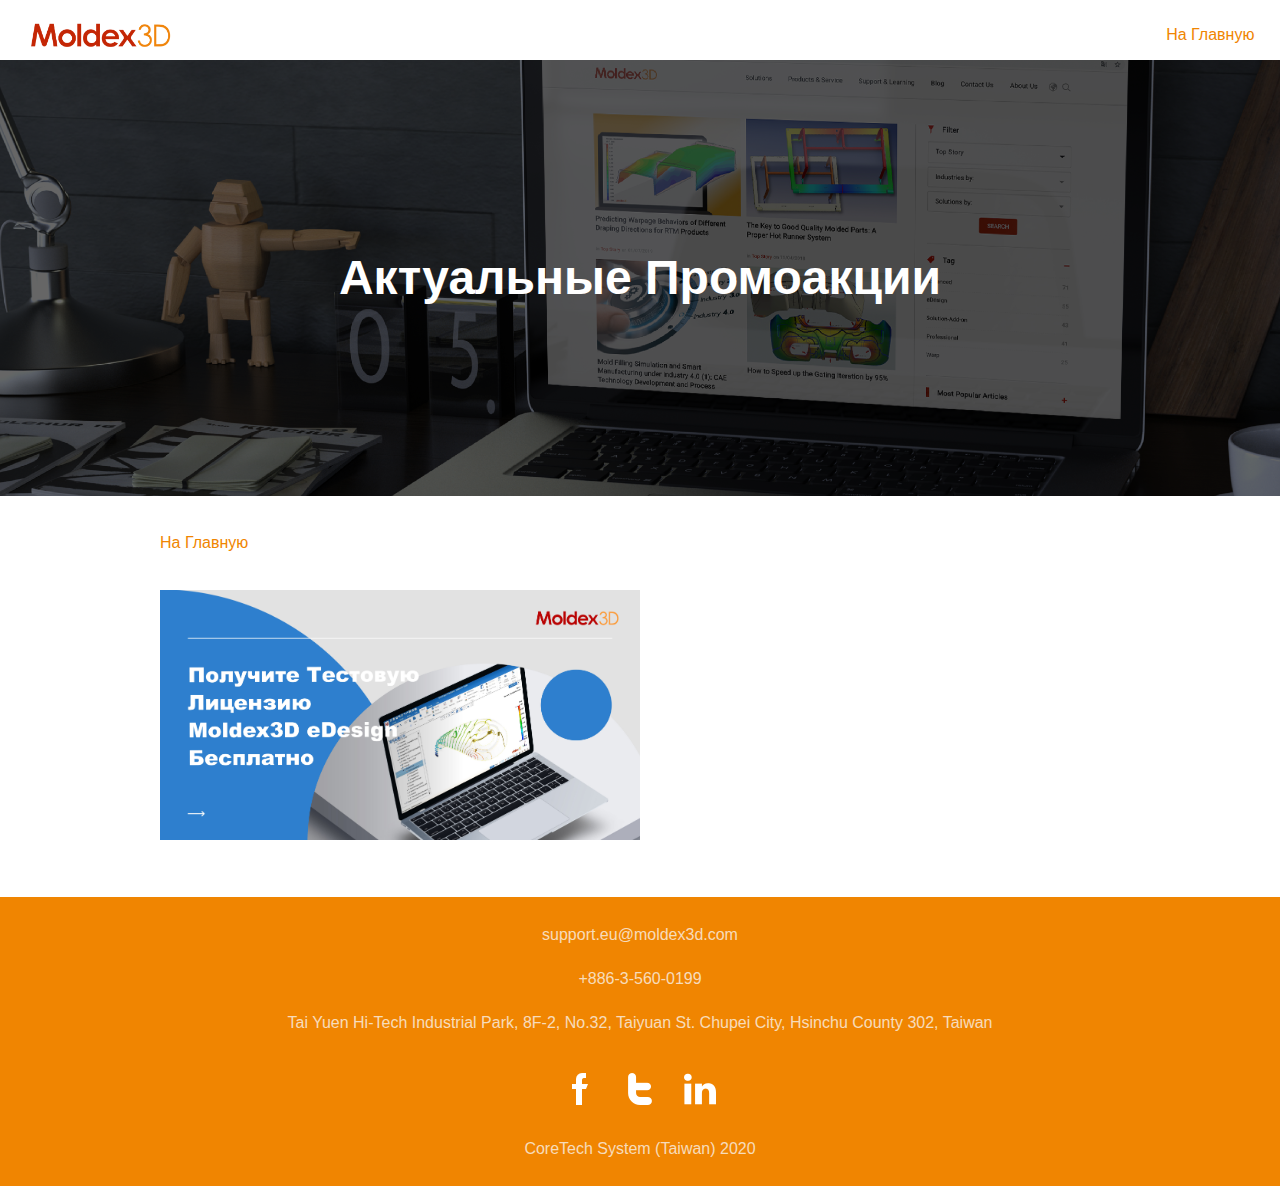
<file: blog.html>
<!DOCTYPE html>
<html>
<head>
    <meta charset="utf-8" />
    <meta http-equiv="X-UA-Compatible" content="IE=edge">
    <title>Промоакции</title>
    <meta name="viewport" content="width=device-width, initial-scale=1">
    <link rel="stylesheet" type="text/css" media="screen" href="css/blog.css"/>
    <script src=""></script>
</head>
<body>
<header class="header">
        <div class="menu-container">
            <img src="img/Moldex3D Logo.png" alt="Moldex3D" class="header-img">
            <nav class="header-menu">
                <ul class="header-menu-list list-decoration">
                    <li class="header-menu-list-item">
                        <a href="index.html" class="menu-link link-decoration">На главную</a>
                    </li>
                </ul>
            </nav>
        </div>
        <div class="title-container">
            <h1 class="title">Актуальные Промоакции</h1>
        </div>
</header>

<main class="section">
    <a href="index.html" class="home-page-link">На главную</a>
</main>
<section class=" section promotion-item">
    <a href="edesign-special.htm" class="promotion-link"><img src="img/free trial web(russian)_linkedin1.jpg" alt="eDesign Free Trial Link" class="promotion-img"></a>
</section>

<footer class="footer">
        <adress class="contact container">
                <ul class="adress list-properties">
                    <li>support.eu@moldex3d.com</li>
                    <li> +886-3-560-0199</li>
                    <li>Tai Yuen Hi-Tech Industrial Park, 8F-2, No.32, Taiyuan St. Chupei City, Hsinchu County 302, Taiwan</li>
                </ul>
        </adress>
        <adress class="contact container">
                <ul class="social list-properties">
                    <li>
                        <a href="https://www.facebook.com/Moldex3D.Europe/" class="social-media social-media-facebook link-properties"><span class="social-media-text"> facebook</span></a>
                    </li>
                    <li>
                        <a href="https://twitter.com/moldex3deurope" class="social-media social-media-twitter link-properties"><span class="social-media-text">twitter</span></a>
                    </li>
                    <li>
                        <a href="https://www.linkedin.com/company/moldex3d-europe/" class="social-media social-media-linkedin link-properties"><span class="social-media-text">linkedin</span></a>
                    </li>
                </ul>
        </adress>
        <div class="contact container">
            <a href="#" class="copyrights link-properties">CoreTech System (Taiwan) 2020</a>
        </div>
    </footer>
</body>
</html>
</file>
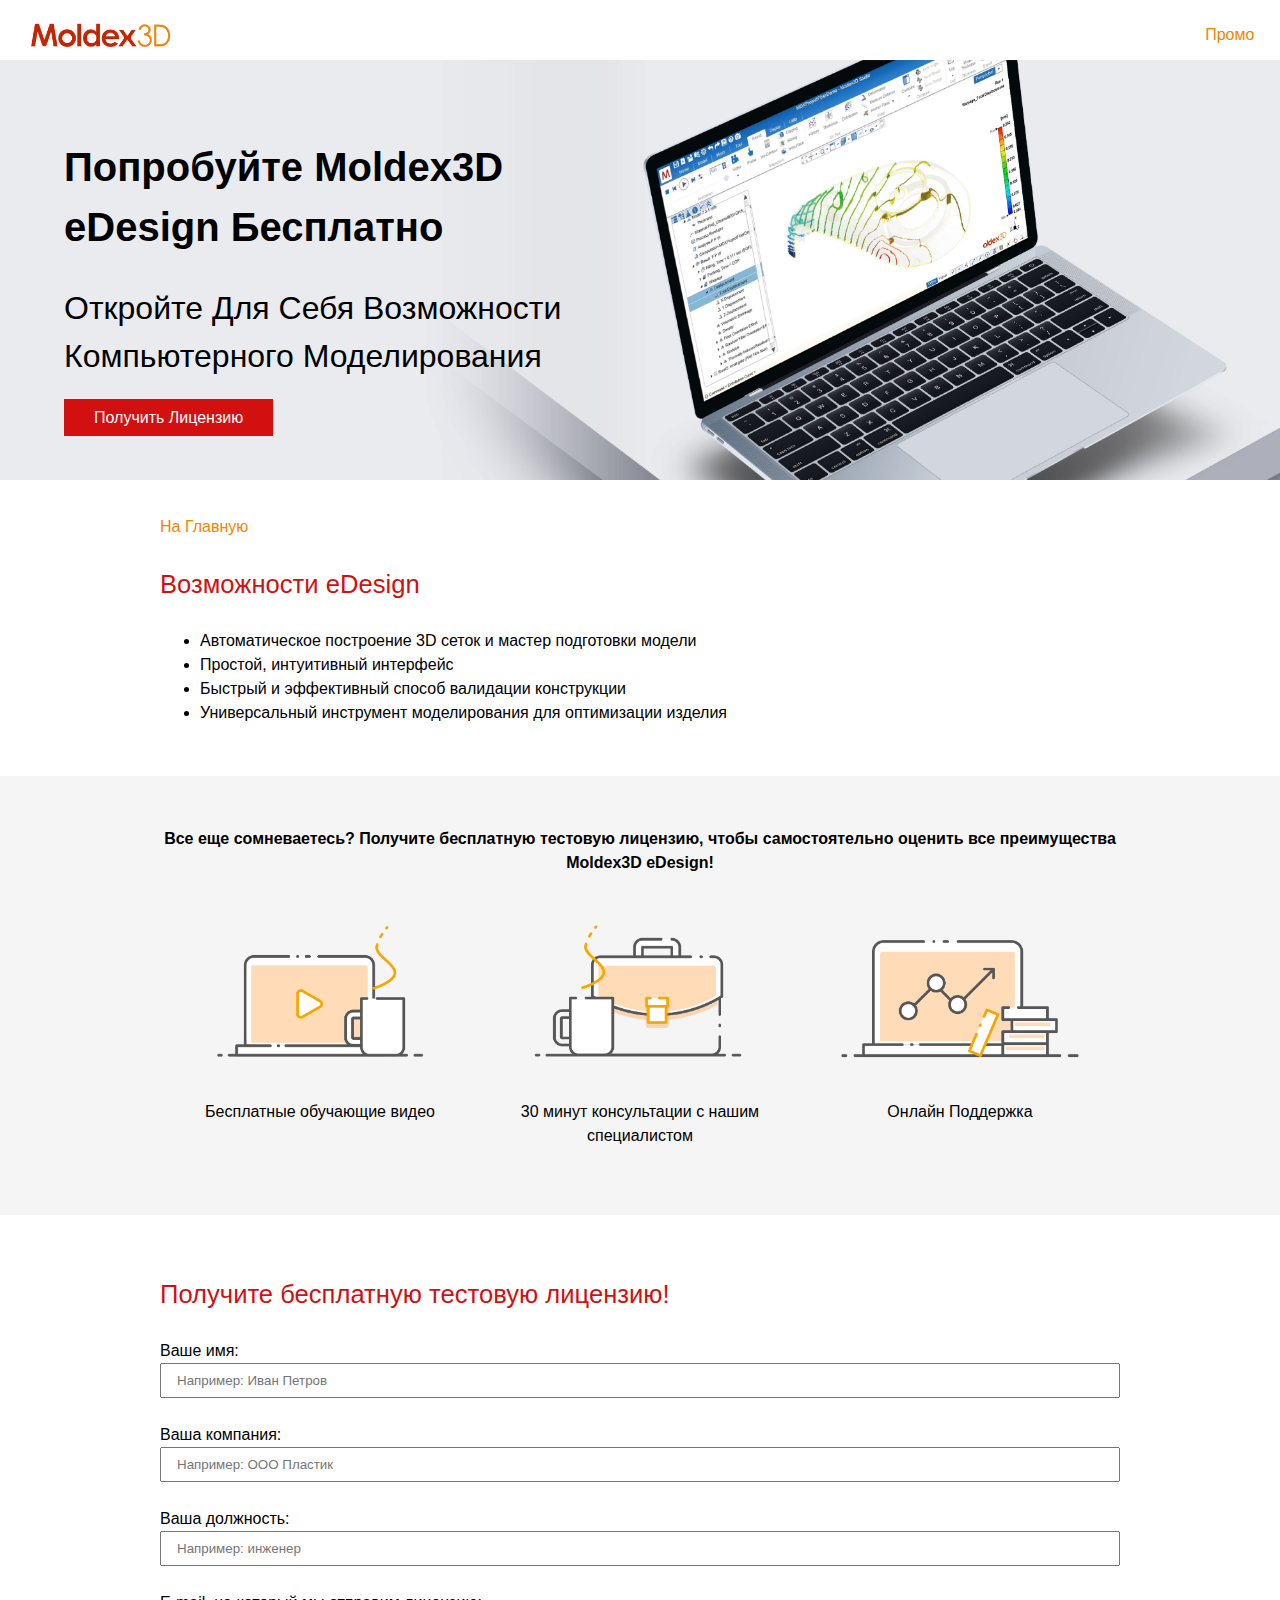
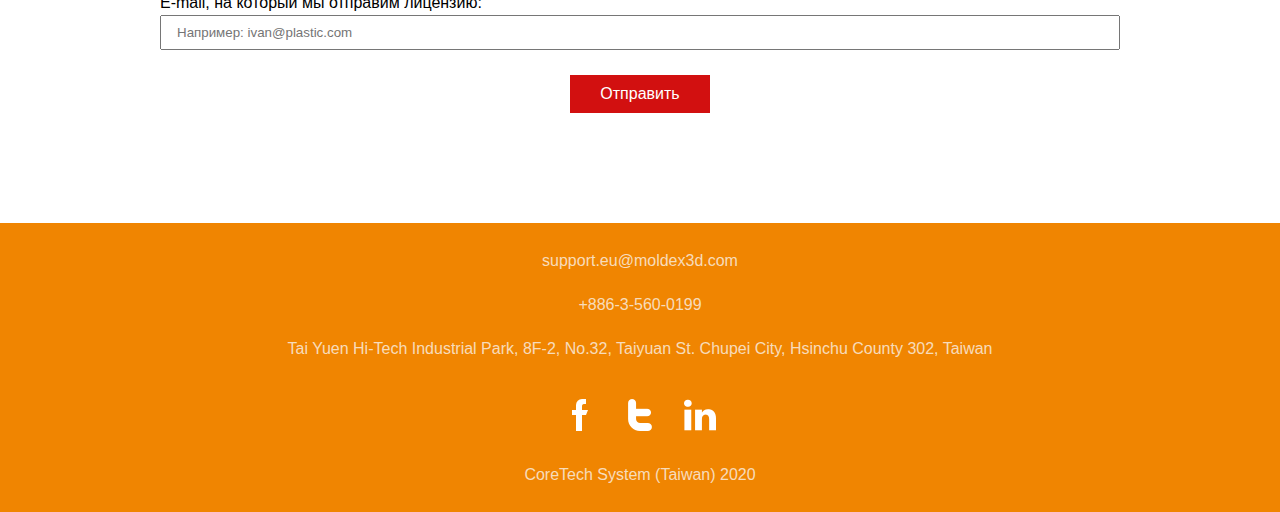
<file: edesign-special.htm>
<!DOCTYPE html>
<html>
<head>
    <meta charset="utf-8" />
    <meta http-equiv="X-UA-Compatible" content="IE=edge">
    <title>Тест Moldex3D eDesign Бесплатно</title>
    <meta name="viewport" content="width=device-width, initial-scale=1">
    <link rel="stylesheet" type="text/css" media="screen" href="css/edesign-special.css">
    <script src=""></script>
</head>
<body>
<header class="header">
        <div class="menu-container">
            <img src="img/Moldex3D Logo.png" alt="Moldex3D" class="header-img">
            <nav class="header-menu">
                <ul class="header-menu-list list-decoration">
                    <li class="header-menu-list-item">
                        <a href="blog.html" class="menu-link link-decoration">Промо</a>
                    </li>
                </ul>
            </nav>
        </div>
        <div class="header-container">
            <div class="title-container">
                <h1 class="title">Попробуйте Moldex3D eDesign Бесплатно</h1>
                <h2 class="subtitle">Откройте для себя возможности компьютерного моделирования</h2>
                <a href="#action" class="button">Получить лицензию</a>
            </div>
        </div>
</header>

<main class="section">
    <a href="index.html" class="home-page-link">На главную</a>

    <h3 class="section-title">
        Возможности eDesign
    </h3>

    <ul class="section-list">
        <li class="list-item">Автоматическое построение 3D сеток и мастер подготовки модели</li>
        <li class="list-item">Простой, интуитивный интерфейс</li>
        <li class="list-item">Быстрый и эффективный способ валидации конструкции</li>
        <li class="list-item">Универсальный инструмент моделирования для оптимизации изделия</li>
    </ul>
</main>
<section class="advantages">
    <div class="section">
        <h3 class="section-title section-subtitle">Все еще сомневаетесь? Получите бесплатную тестовую лицензию, чтобы самостоятельно оценить все преимущества Moldex3D eDesign! </h3>
        <ul class="advantages-list">
            <li class="advantage-item"><img src="img/Free tutorial videos-06.png" alt="free tutorial video infographics" class="advantage-img">
            <p class="advantage-text">Бесплатные обучающие видео</p></li>
            <li class="advantage-item"><img src="img/30min technical talk-04.png" alt="technical talk infographics" class="advantage-img">
            <p class="advantage-text">30 минут консультации с нашим специалистом</p></li>
            <li class="advantage-item"><img src="img/Online Support available for you-03.png" alt="online support infographics" class="advantage-img">
            <p class="advantage-text">Онлайн Поддержка</p></li>
        </ul>
    </div>
</section>
<section class="section" id="action">
        <h3 class="section-title">Получите бесплатную тестовую лицензию!</h3>
        <form class="form">
              <div class="form-group">
                <label class="field-group">
                  <span class="field-label">Ваше имя:</span>
                  <input class="field" placeholder="Например: Иван Петров" required>
                </label>
              </div>
              <div class="form-group">
                <label class="field-group">
                  <span class="field-label">Ваша компания:</span>
                  <input class="field" placeholder="Например: ООО Пластик" required>
                </label>
              </div>
              <div class="form-group">
                <label class="field-group">
                  <span class="field-label">Ваша должность:</span>
                  <input class="field" placeholder="Например: инженер" required>
                </label>
              </div>
              <div class="form-group">
                <label class="field-group">
                  <span class="field-label">E-mail, на который мы отправим лицензию:</span>
                  <input type="email" class="field" placeholder="Например: ivan@plastic.com" required>
                </label>
              </div>
              <div class="form-group form-actions">
                <button class="button button-submit" type="submit">Отправить</button>
              </div>
        </form>
</section>


<footer class="footer">
        <adress class="contact container">
                <ul class="adress list-properties">
                    <li>support.eu@moldex3d.com</li>
                    <li> +886-3-560-0199</li>
                    <li>Tai Yuen Hi-Tech Industrial Park, 8F-2, No.32, Taiyuan St. Chupei City, Hsinchu County 302, Taiwan</li>
                </ul>
        </adress>
        <adress class="contact container">
                <ul class="social list-properties">
                    <li>
                        <a href="https://www.facebook.com/Moldex3D.Europe/" class="social-media social-media-facebook link-properties"><span class="social-media-text"> facebook</span></a>
                    </li>
                    <li>
                        <a href="https://twitter.com/moldex3deurope" class="social-media social-media-twitter link-properties"><span class="social-media-text">twitter</span></a>
                    </li>
                    <li>
                        <a href="https://www.linkedin.com/company/moldex3d-europe/" class="social-media social-media-linkedin link-properties"><span class="social-media-text">linkedin</span></a>
                    </li>
                </ul>
        </adress>
        <div class="contact container">
            <a href="#" class="copyrights link-properties">CoreTech System (Taiwan) 2020</a>
        </div>
    </footer>
</body>
</html>
</file>
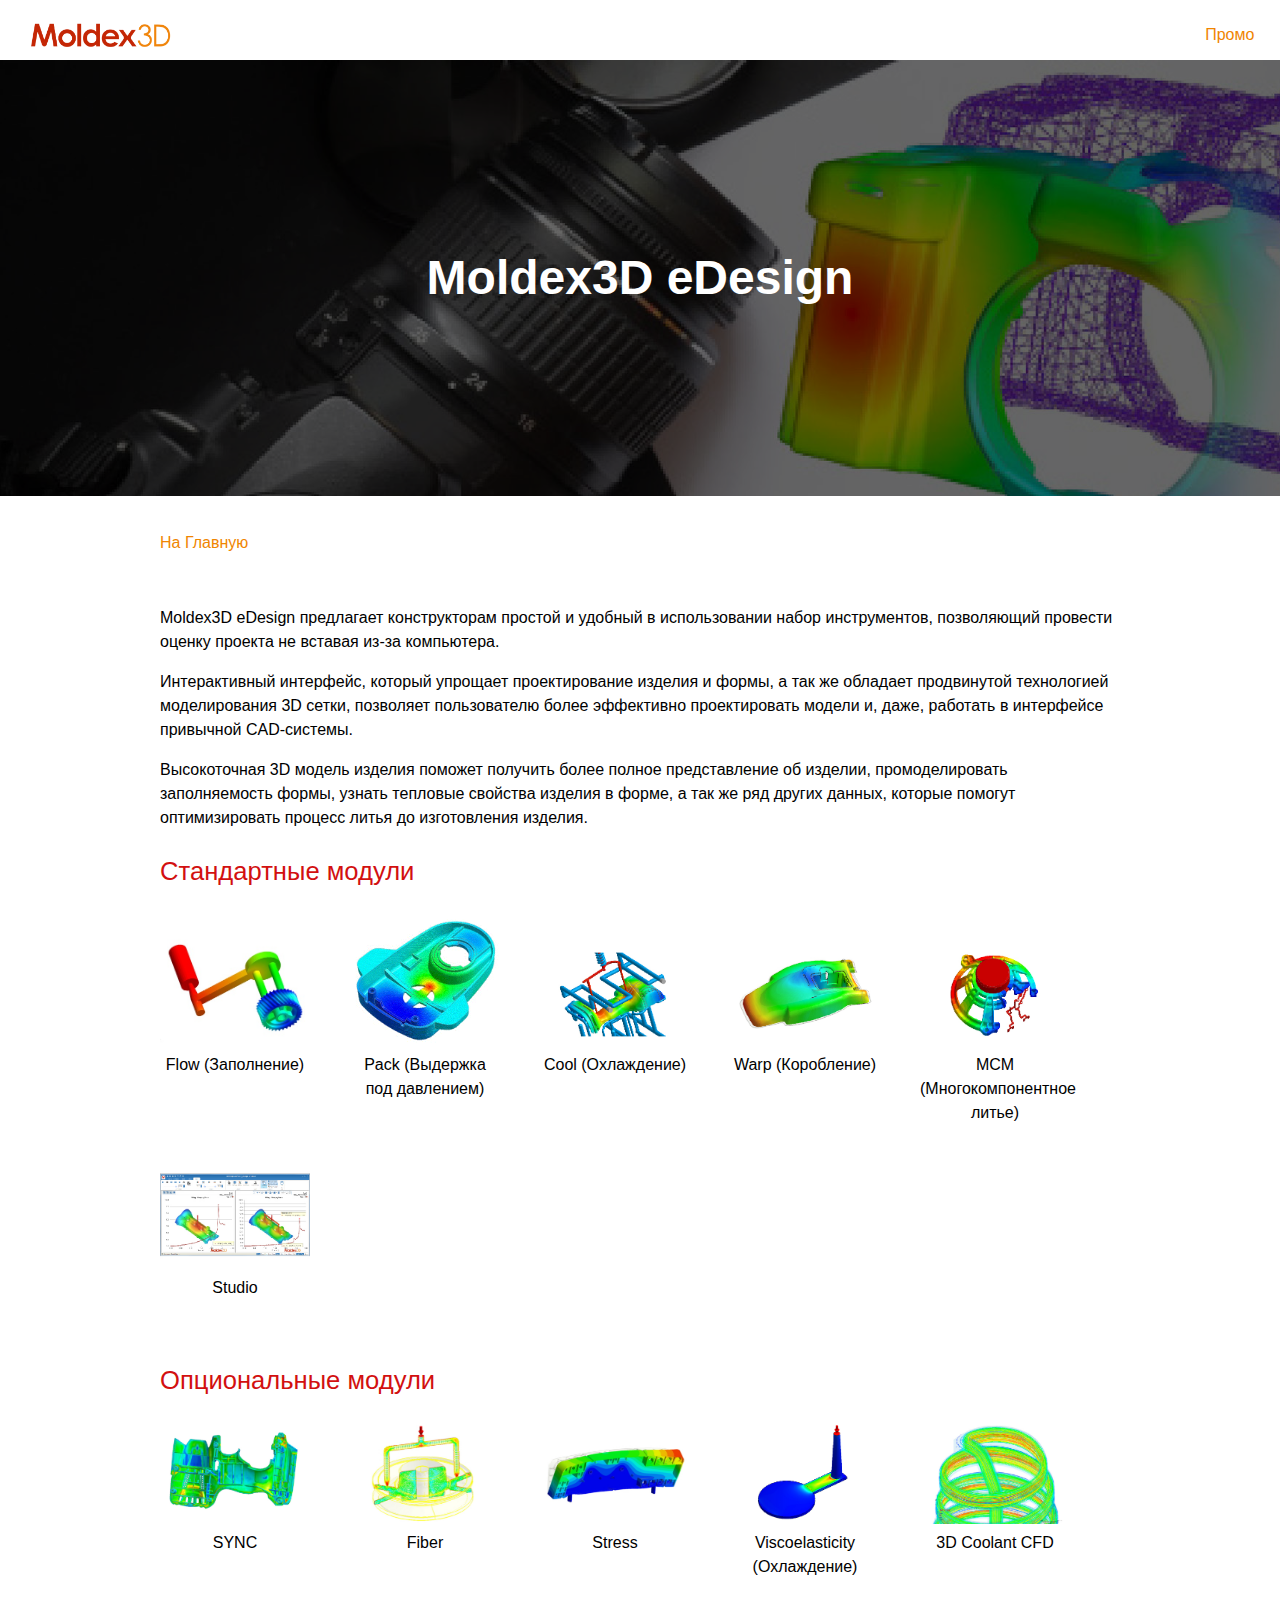
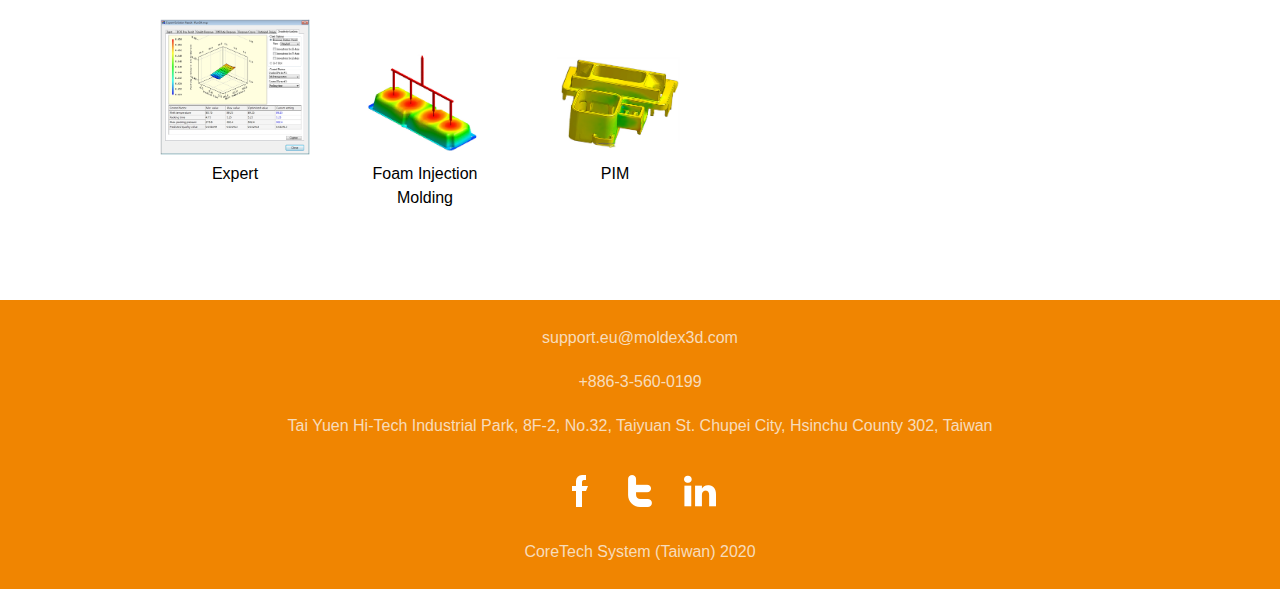
<file: edesign.html>
<!DOCTYPE html>
<html>
<head>
    <meta charset="utf-8" />
    <meta http-equiv="X-UA-Compatible" content="IE=edge">
    <title>Moldex3D eDesign</title>
    <meta name="viewport" content="width=device-width, initial-scale=1">
    <link rel="stylesheet" type="text/css" media="screen" href="css/edesign.css"/>
    <script src=""></script>
</head>
<body>
<header class="header">
        <div class="menu-container">
            <img src="img/Moldex3D Logo.png" alt="Moldex3D" class="header-img">
            <nav class="header-menu">
                <ul class="header-menu-list list-decoration">
                    <li class="header-menu-list-item">
                        <a href="#" class="menu-link link-decoration">Промо</a>
                    </li>
                </ul>
            </nav>
        </div>
        <div class="title-container">
            <h1 class="title">Moldex3D eDesign</h1>
        </div>
</header>

<main class="section">
    <a href="index.html" class="home-page-link">На главную</a>
    <div class="content">
        <p>Moldex3D eDesign предлагает конструкторам простой и удобный в использовании набор инструментов, позволяющий провести оценку проекта не вставая из-за компьютера. </p>
        <p>Интерактивный интерфейс, который упрощает проектирование изделия и формы, а так же обладает продвинутой технологией моделирования 3D сетки, позволяет пользователю более эффективно проектировать модели и, даже, работать в интерфейсе привычной CAD-системы. </p>
        <p>Высокоточная 3D модель изделия поможет получить более полное представление об изделии, промоделировать заполняемость формы, узнать тепловые свойства изделия в форме, а так же ряд других данных, которые помогут оптимизировать процесс литья до изготовления изделия.</p>
        <h2 class="subtitle">Стандартные модули</h2>
        <div class="img-container">
            <figure class="img-block">
                <img src="img/packages/Flow.jpg" alt="Модуль Flow" class="modules-img">
                <figcaption class="figcaption">Flow (Заполнение)</figcaption>
            </figure>
            <figure class="img-block">
                <img src="img/packages/pack.gif" alt="Модуль Pack" class="modules-img">
                <figcaption class="figcaption">Pack (Выдержка под давлением)</figcaption>
            </figure>
            <figure class="img-block">
                <img src="img/packages/Cool.jpg" alt="Модуль Cool" class="modules-img">
                <figcaption class="figcaption">Cool (Охлаждение)</figcaption>
            </figure>
            <figure class="img-block">
                <img src="img/packages/Warp.jpg" alt="Модуль Warp" class="modules-img">
                <figcaption class="figcaption">Warp (Коробление)</figcaption>
            </figure>
            <figure class="img-block">
                <img src="img/packages/Multi-Component Molding (MCM).jpg" alt="Модуль MCM" class="modules-img">
                <figcaption class="figcaption">MCM (Многокомпонентное литье)</figcaption>
            </figure>
            <figure class="img-block">
                <img src="img/packages/Studio.jpg" alt="Интерфейс Studio" class="modules-img">
                <figcaption class="figcaption">Studio</figcaption>
            </figure>
        </div>
        <h2 class="subtitle">Опциональные модули</h2>
        <div class="img-container">
            <figure class="img-block">
                <img src="img/packages/SYNC.jpg" alt="Модуль SYNC" class="modules-img">
                <figcaption class="figcaption">SYNC</figcaption>
            </figure>
            <figure class="img-block">
                <img src="img/packages/Fiber.jpg" alt="Модуль Fiber" class="modules-img">
                <figcaption class="figcaption">Fiber</figcaption>
            </figure>
            <figure class="img-block">
                <img src="img/packages/Stress.jpg" alt="Модуль Stress" class="modules-img">
                <figcaption class="figcaption">Stress</figcaption>
            </figure>
            <figure class="img-block">
                <img src="img/packages/Viscoelasticity.jpg" alt="Модуль Viscoelasticity" class="modules-img">
                <figcaption class="figcaption">Viscoelasticity (Охлаждение)</figcaption>
            </figure>
            <figure class="img-block">
                <img src="img/packages/3D-Coolant-CFD.jpg" alt="Модуль 3D Coolant CFD" class="modules-img">
                <figcaption class="figcaption">3D Coolant CFD</figcaption>
            </figure>
            <figure class="img-block">
                <img src="img/packages/Expert.jpg" alt="Модуль Expert" class="modules-img">
                <figcaption class="figcaption">Expert</figcaption>
            </figure>
            <figure class="img-block">
                <img src="img/packages/Foam-Injection-Molding.jpg" alt="Интерфейс Foam Injection Molding" class="modules-img">
                <figcaption class="figcaption">Foam Injection Molding</figcaption>
            </figure>
            <figure class="img-block">
                <img src="img/packages/Powder-Injection-Compression-Molding.jpg" alt="Модуль Powder Injection Molding" class="modules-img">
                <figcaption class="figcaption">PIM</figcaption>
            </figure>
        </div>
    </div>
</main>

<footer class="footer">
        <adress class="contact container">
                <ul class="adress list-properties">
                    <li>support.eu@moldex3d.com</li>
                    <li> +886-3-560-0199</li>
                    <li>Tai Yuen Hi-Tech Industrial Park, 8F-2, No.32, Taiyuan St. Chupei City, Hsinchu County 302, Taiwan</li>
                </ul>
        </adress>
        <adress class="contact container">
                <ul class="social list-properties">
                    <li>
                        <a href="https://www.facebook.com/Moldex3D.Europe/" class="social-media social-media-facebook link-properties"><span class="social-media-text"> facebook</span></a>
                    </li>
                    <li>
                        <a href="https://twitter.com/moldex3deurope" class="social-media social-media-twitter link-properties"><span class="social-media-text">twitter</span></a>
                    </li>
                    <li>
                        <a href="https://www.linkedin.com/company/moldex3d-europe/" class="social-media social-media-linkedin link-properties"><span class="social-media-text">linkedin</span></a>
                    </li>
                </ul>
        </adress>
        <div class="contact container">
            <a href="#" class="copyrights link-properties">CoreTech System (Taiwan) 2020</a>
        </div>
    </footer>
</body>
</html>
</file>
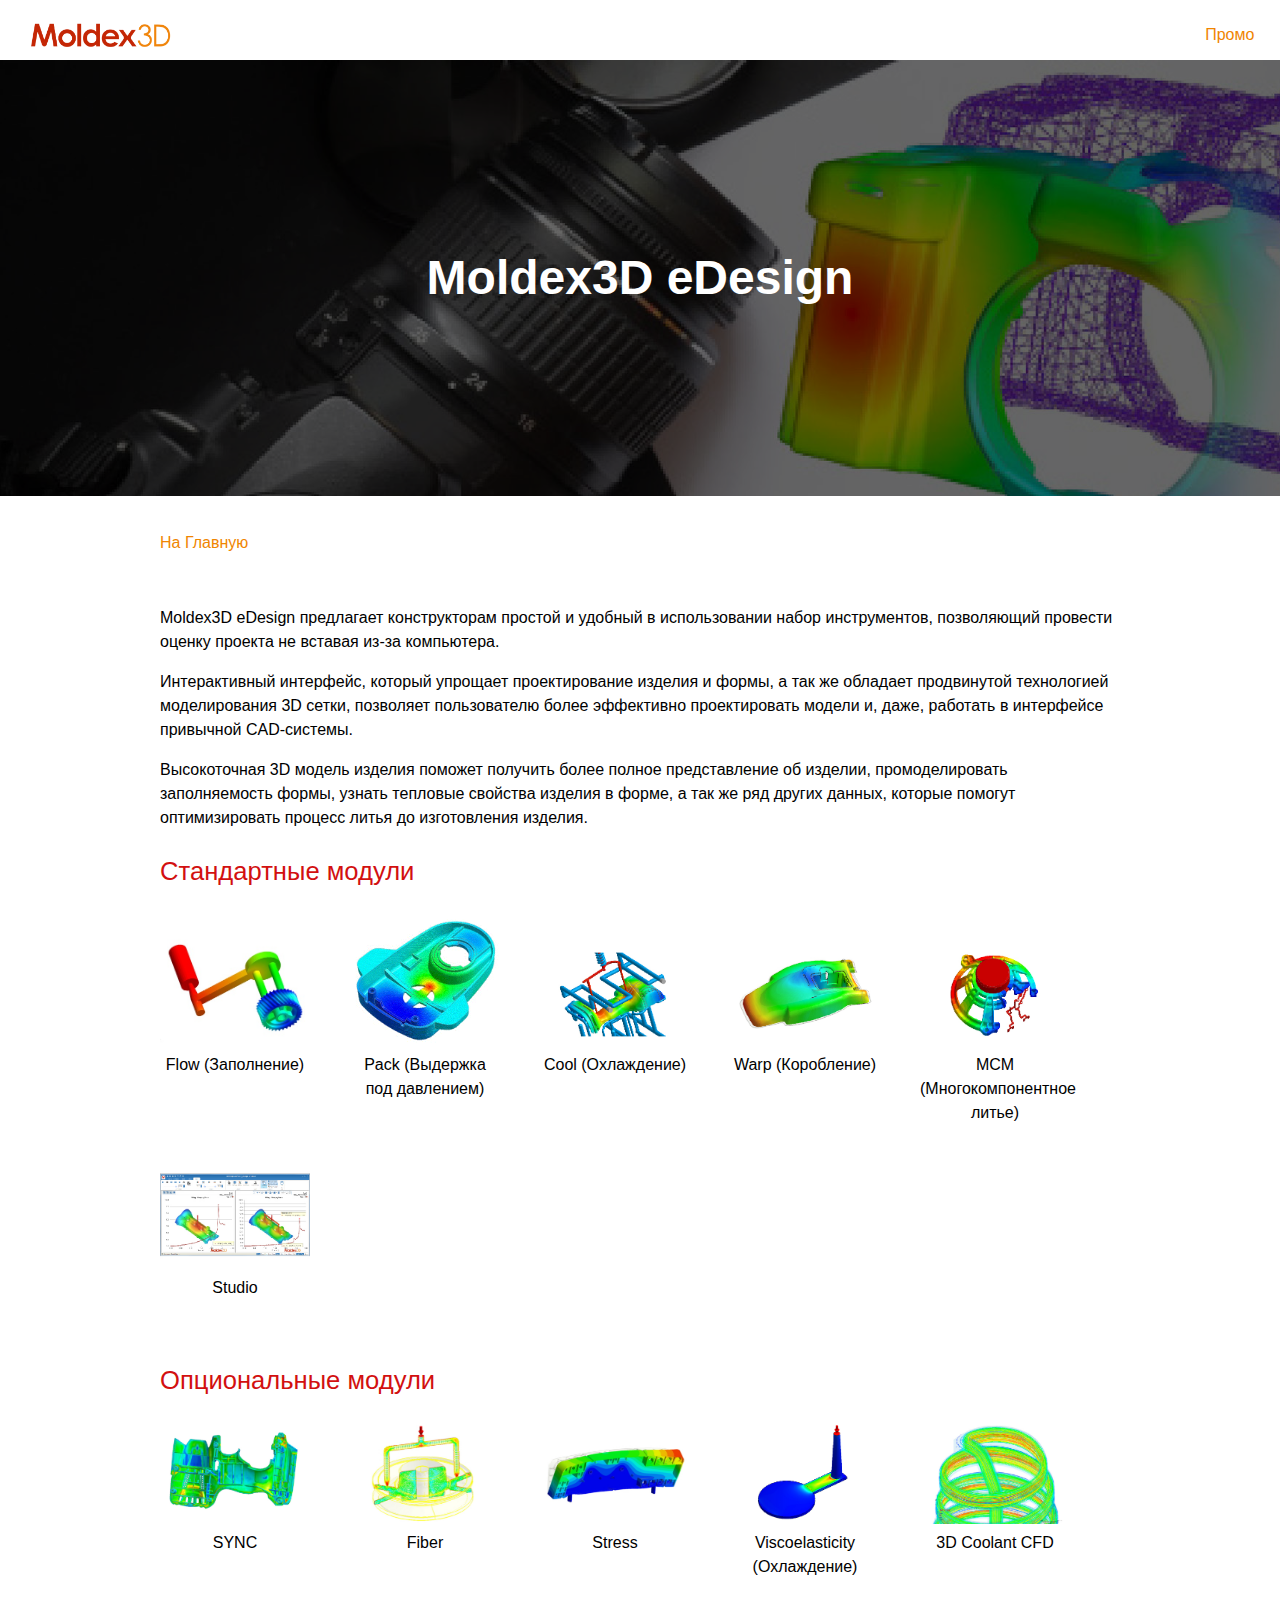
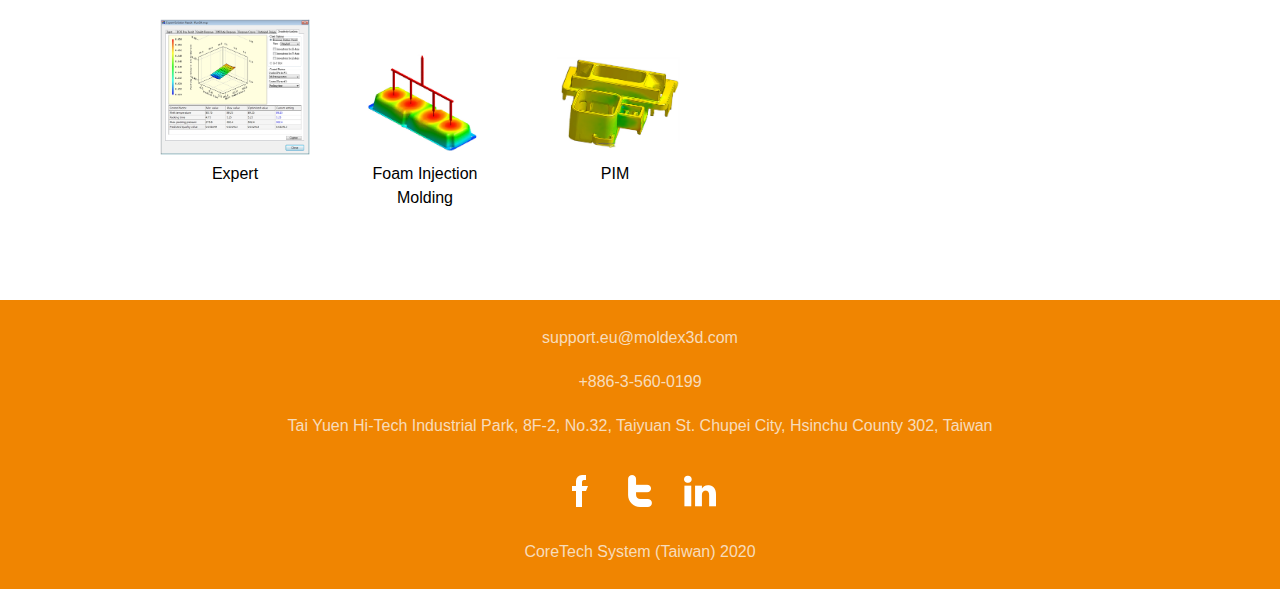
<file: edesign/edesign.html>
<!DOCTYPE html>
<html>
<head>
    <meta charset="utf-8" />
    <meta http-equiv="X-UA-Compatible" content="IE=edge">
    <title>Moldex3D eDesign</title>
    <meta name="viewport" content="width=device-width, initial-scale=1">
    <link rel="stylesheet" type="text/css" media="screen" href="../css/edesign.css"/>
    <script src=""></script>
</head>
<body>
<header class="header">
        <div class="menu-container">
            <img src="../img/Moldex3D Logo.png" alt="Moldex3D" class="header-img">
            <nav class="header-menu">
                <ul class="header-menu-list list-decoration">
                    <li class="header-menu-list-item">
                        <a href="../promo/blog.html" class="menu-link link-decoration">Промо</a>
                    </li>
                </ul>
            </nav>
        </div>
        <div class="title-container">
            <h1 class="title">Moldex3D eDesign</h1>
        </div>
</header>

<main class="section">
    <a href="../index.html" class="home-page-link">На главную</a>
    <div class="content">
        <p>Moldex3D eDesign предлагает конструкторам простой и удобный в использовании набор инструментов, позволяющий провести оценку проекта не вставая из-за компьютера. </p>
        <p>Интерактивный интерфейс, который упрощает проектирование изделия и формы, а так же обладает продвинутой технологией моделирования 3D сетки, позволяет пользователю более эффективно проектировать модели и, даже, работать в интерфейсе привычной CAD-системы. </p>
        <p>Высокоточная 3D модель изделия поможет получить более полное представление об изделии, промоделировать заполняемость формы, узнать тепловые свойства изделия в форме, а так же ряд других данных, которые помогут оптимизировать процесс литья до изготовления изделия.</p>
        <h2 class="subtitle">Стандартные модули</h2>
        <div class="img-container">
            <figure class="img-block">
                <img src="../img/packages/Flow.jpg" alt="Модуль Flow" class="modules-img">
                <figcaption class="figcaption">Flow (Заполнение)</figcaption>
            </figure>
            <figure class="img-block">
                <img src="../img/packages/pack.gif" alt="Модуль Pack" class="modules-img">
                <figcaption class="figcaption">Pack (Выдержка под давлением)</figcaption>
            </figure>
            <figure class="img-block">
                <img src="../img/packages/Cool.jpg" alt="Модуль Cool" class="modules-img">
                <figcaption class="figcaption">Cool (Охлаждение)</figcaption>
            </figure>
            <figure class="img-block">
                <img src="../img/packages/Warp.jpg" alt="Модуль Warp" class="modules-img">
                <figcaption class="figcaption">Warp (Коробление)</figcaption>
            </figure>
            <figure class="img-block">
                <img src="../img/packages/Multi-Component Molding (MCM).jpg" alt="Модуль MCM" class="modules-img">
                <figcaption class="figcaption">MCM (Многокомпонентное литье)</figcaption>
            </figure>
            <figure class="img-block">
                <img src="../img/packages/Studio.jpg" alt="Интерфейс Studio" class="modules-img">
                <figcaption class="figcaption">Studio</figcaption>
            </figure>
        </div>
        <h2 class="subtitle">Опциональные модули</h2>
        <div class="img-container">
            <figure class="img-block">
                <img src="../img/packages/SYNC.jpg" alt="Модуль SYNC" class="modules-img">
                <figcaption class="figcaption">SYNC</figcaption>
            </figure>
            <figure class="img-block">
                <img src="../img/packages/Fiber.jpg" alt="Модуль Fiber" class="modules-img">
                <figcaption class="figcaption">Fiber</figcaption>
            </figure>
            <figure class="img-block">
                <img src="../img/packages/Stress.jpg" alt="Модуль Stress" class="modules-img">
                <figcaption class="figcaption">Stress</figcaption>
            </figure>
            <figure class="img-block">
                <img src="../img/packages/Viscoelasticity.jpg" alt="Модуль Viscoelasticity" class="modules-img">
                <figcaption class="figcaption">Viscoelasticity (Охлаждение)</figcaption>
            </figure>
            <figure class="img-block">
                <img src="../img/packages/3D-Coolant-CFD.jpg" alt="Модуль 3D Coolant CFD" class="modules-img">
                <figcaption class="figcaption">3D Coolant CFD</figcaption>
            </figure>
            <figure class="img-block">
                <img src="../img/packages/Expert.jpg" alt="Модуль Expert" class="modules-img">
                <figcaption class="figcaption">Expert</figcaption>
            </figure>
            <figure class="img-block">
                <img src="../img/packages/Foam-Injection-Molding.jpg" alt="Интерфейс Foam Injection Molding" class="modules-img">
                <figcaption class="figcaption">Foam Injection Molding</figcaption>
            </figure>
            <figure class="img-block">
                <img src="../img/packages/Powder-Injection-Compression-Molding.jpg" alt="Модуль Powder Injection Molding" class="modules-img">
                <figcaption class="figcaption">PIM</figcaption>
            </figure>
        </div>
    </div>
</main>

<footer class="footer">
        <adress class="contact container">
                <ul class="adress list-properties">
                    <li>support.eu@moldex3d.com</li>
                    <li> +886-3-560-0199</li>
                    <li>Tai Yuen Hi-Tech Industrial Park, 8F-2, No.32, Taiyuan St. Chupei City, Hsinchu County 302, Taiwan</li>
                </ul>
        </adress>
        <adress class="contact container">
                <ul class="social list-properties">
                    <li>
                        <a href="https://www.facebook.com/Moldex3D.Europe/" class="social-media social-media-facebook link-properties"><span class="social-media-text"> facebook</span></a>
                    </li>
                    <li>
                        <a href="https://twitter.com/moldex3deurope" class="social-media social-media-twitter link-properties"><span class="social-media-text">twitter</span></a>
                    </li>
                    <li>
                        <a href="https://www.linkedin.com/company/moldex3d-europe/" class="social-media social-media-linkedin link-properties"><span class="social-media-text">linkedin</span></a>
                    </li>
                </ul>
        </adress>
        <div class="contact container">
            <a href="#" class="copyrights link-properties">CoreTech System (Taiwan) 2020</a>
        </div>
    </footer>
</body>
</html>
</file>
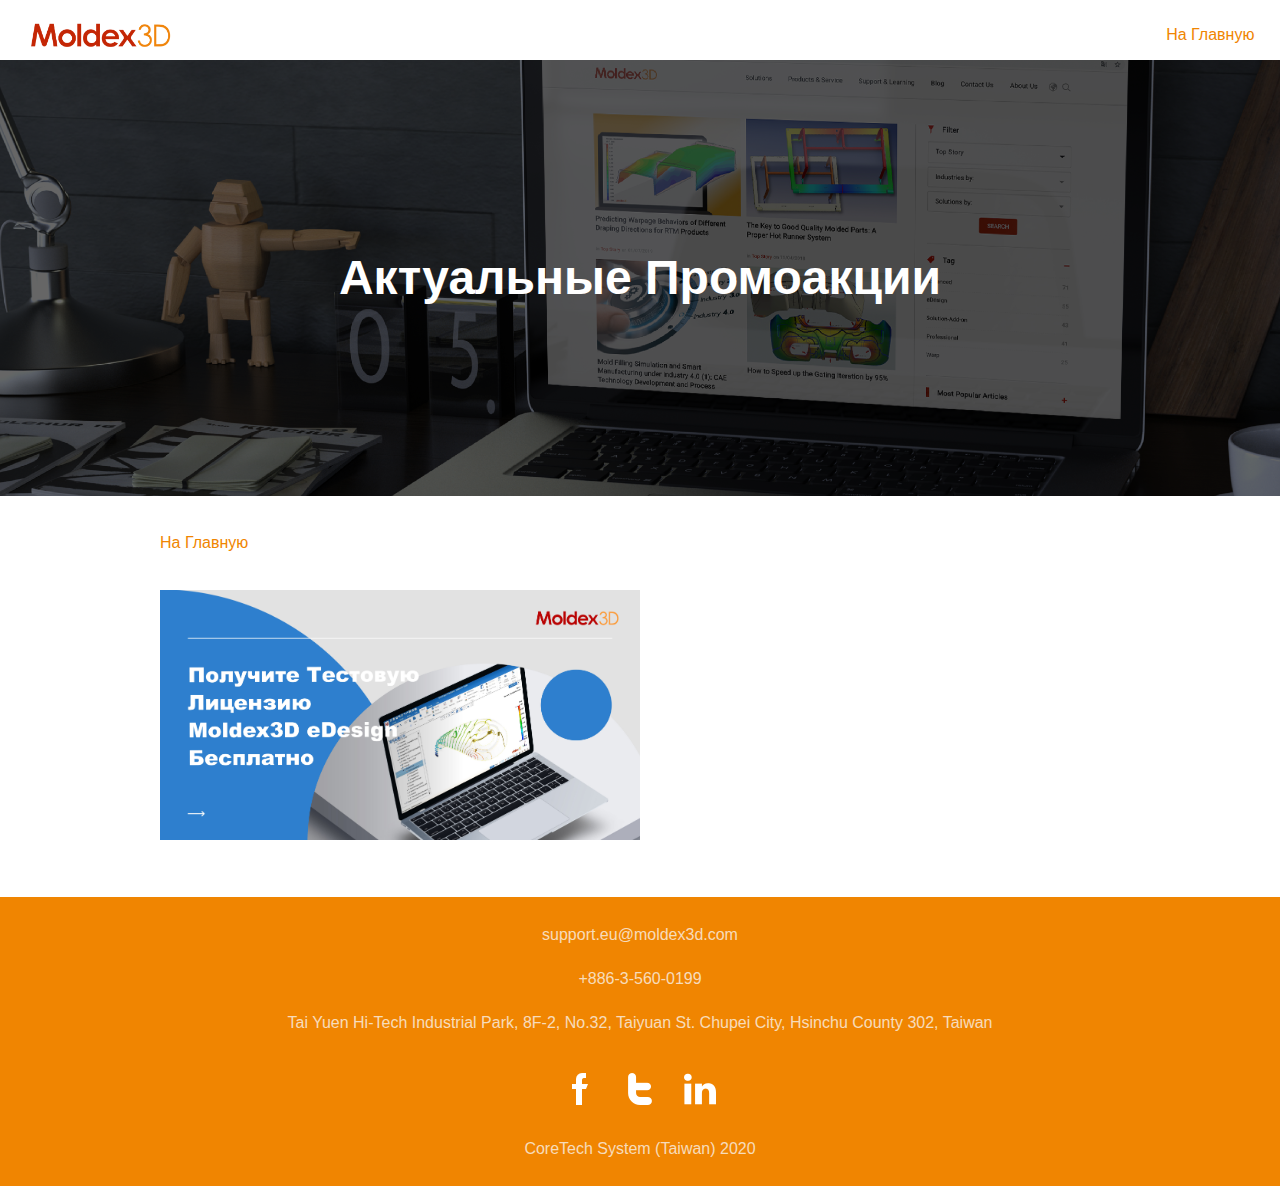
<file: promo/blog.html>
<!DOCTYPE html>
<html>
<head>
    <meta charset="utf-8" />
    <meta http-equiv="X-UA-Compatible" content="IE=edge">
    <title>Промоакции</title>
    <meta name="viewport" content="width=device-width, initial-scale=1">
    <link rel="stylesheet" type="text/css" media="screen" href="../css/blog.css"/>
    <script src=""></script>
</head>
<body>
<header class="header">
        <div class="menu-container">
            <img src="../img/Moldex3D Logo.png" alt="Moldex3D" class="header-img">
            <nav class="header-menu">
                <ul class="header-menu-list list-decoration">
                    <li class="header-menu-list-item">
                        <a href="../index.html" class="menu-link link-decoration">На главную</a>
                    </li>
                </ul>
            </nav>
        </div>
        <div class="title-container">
            <h1 class="title">Актуальные Промоакции</h1>
        </div>
</header>

<main class="section">
    <a href="../index.html" class="home-page-link">На главную</a>
</main>
<section class=" section promotion-item">
    <a href="../special/edesign-special.htm" class="promotion-link"><img src="../img/free trial web(russian)_linkedin1.jpg" alt="eDesign Free Trial Link" class="promotion-img"></a>
</section>

<footer class="footer">
        <adress class="contact container">
                <ul class="adress list-properties">
                    <li>support.eu@moldex3d.com</li>
                    <li> +886-3-560-0199</li>
                    <li>Tai Yuen Hi-Tech Industrial Park, 8F-2, No.32, Taiyuan St. Chupei City, Hsinchu County 302, Taiwan</li>
                </ul>
        </adress>
        <adress class="contact container">
                <ul class="social list-properties">
                    <li>
                        <a href="https://www.facebook.com/Moldex3D.Europe/" class="social-media social-media-facebook link-properties"><span class="social-media-text"> facebook</span></a>
                    </li>
                    <li>
                        <a href="https://twitter.com/moldex3deurope" class="social-media social-media-twitter link-properties"><span class="social-media-text">twitter</span></a>
                    </li>
                    <li>
                        <a href="https://www.linkedin.com/company/moldex3d-europe/" class="social-media social-media-linkedin link-properties"><span class="social-media-text">linkedin</span></a>
                    </li>
                </ul>
        </adress>
        <div class="contact container">
            <a href="#" class="copyrights link-properties">CoreTech System (Taiwan) 2020</a>
        </div>
    </footer>
</body>
</html>
</file>
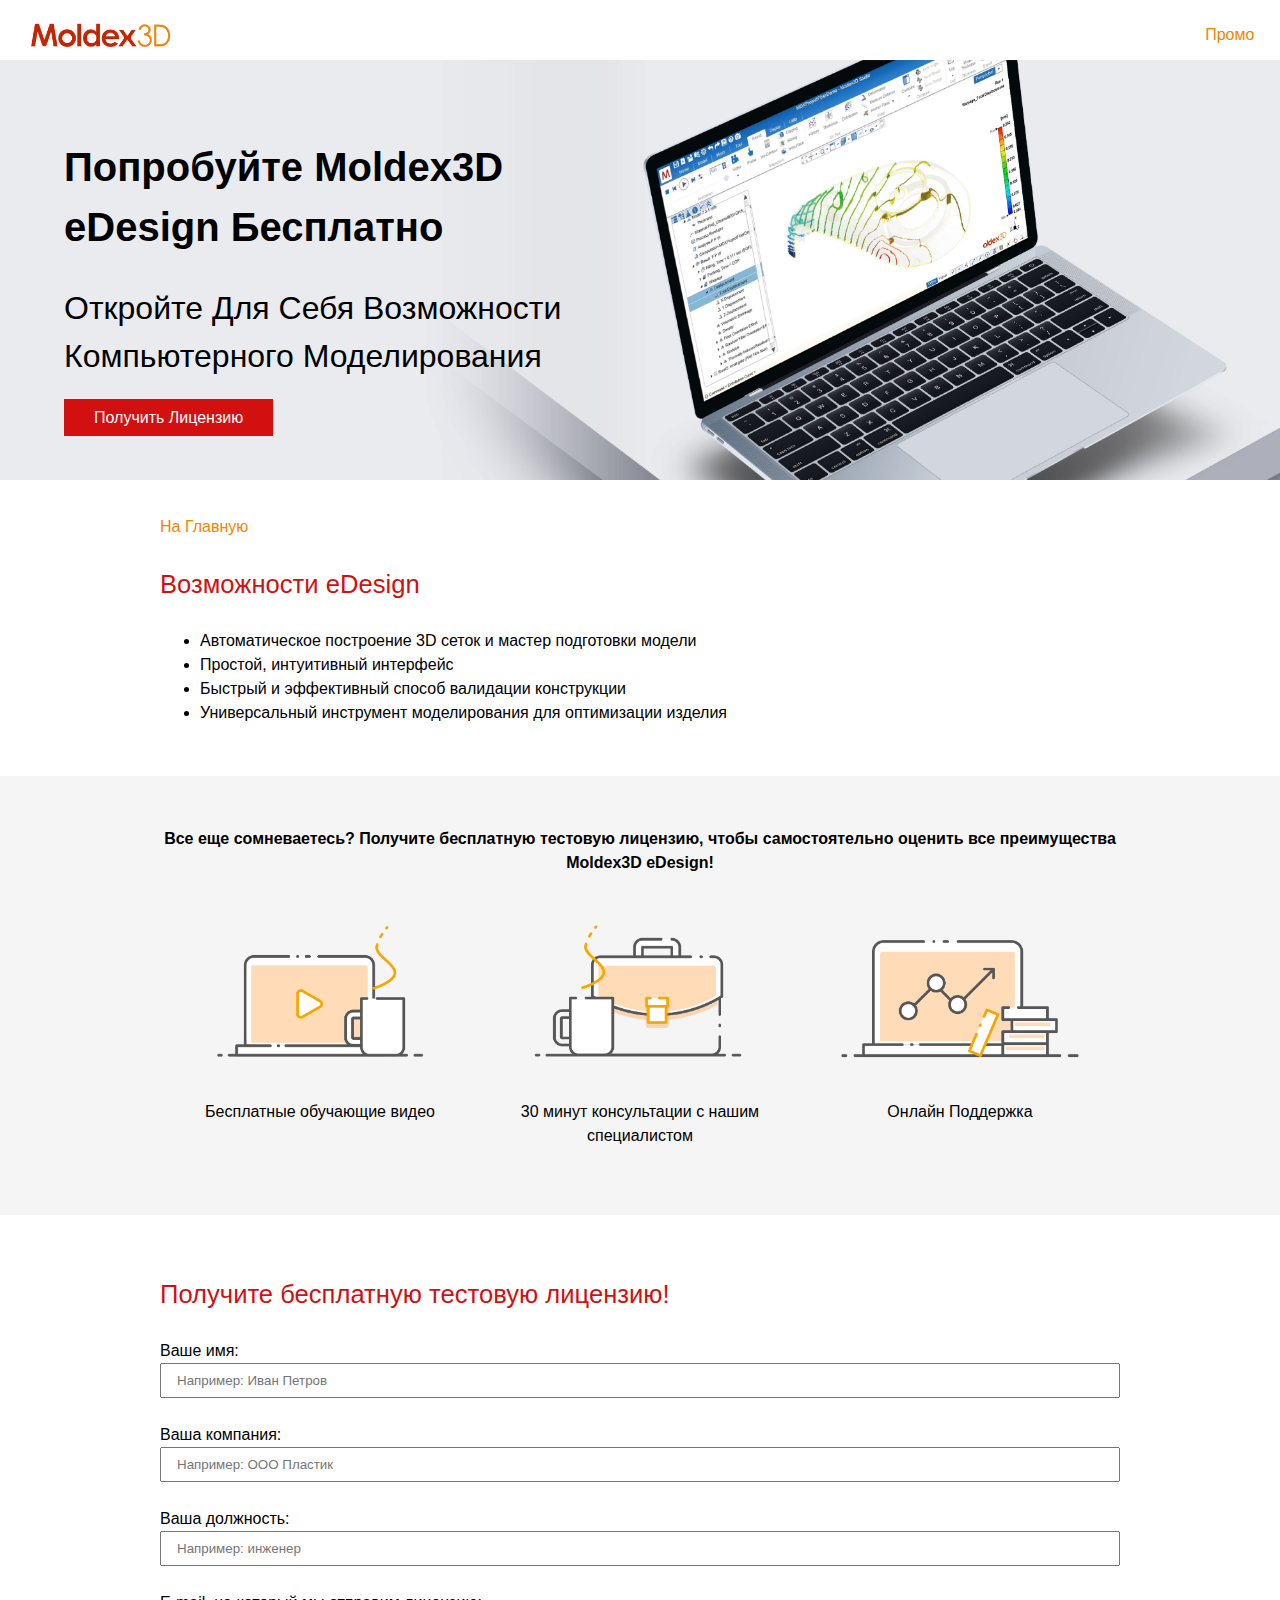
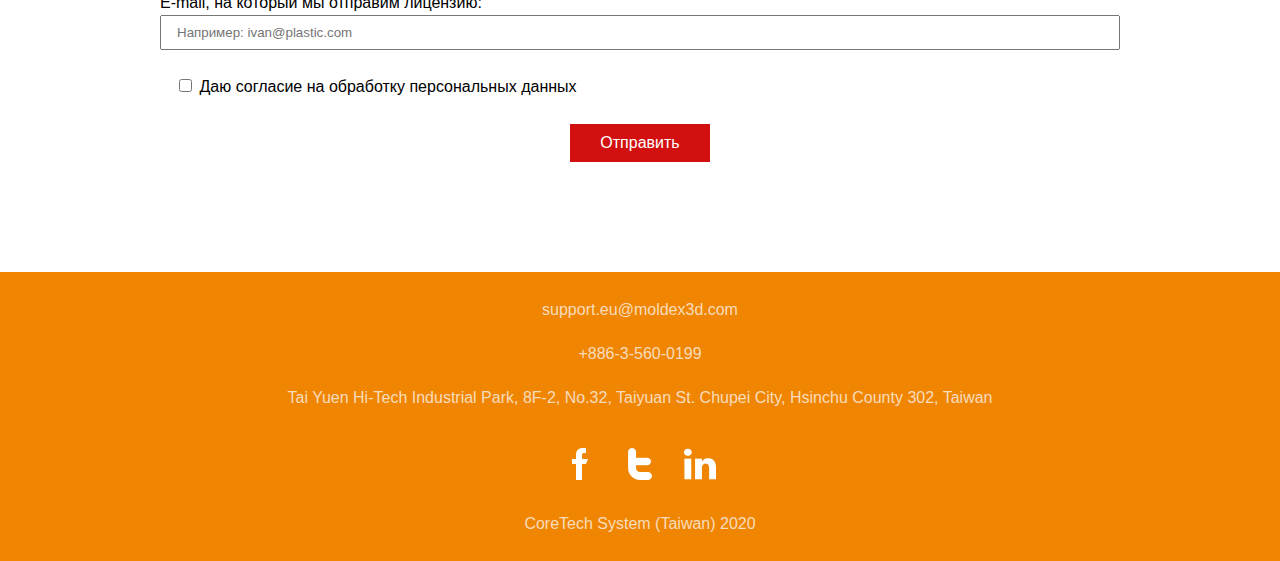
<file: special/edesign-special.htm>
<!DOCTYPE html>
<html>
<head>
    <meta charset="utf-8" />
    <meta http-equiv="X-UA-Compatible" content="IE=edge">
    <title>Тест Moldex3D eDesign Бесплатно</title>
    <meta name="viewport" content="width=device-width, initial-scale=1">
    <link rel="stylesheet" type="text/css" media="screen" href="../css/edesign-special.css">
    <script src="/script.js"></script>
</head>
<body>
<header class="header">
        <div class="menu-container">
            <img src="../img/Moldex3D Logo.png" alt="Moldex3D" class="header-img">
            <nav class="header-menu">
                <ul class="header-menu-list list-decoration">
                    <li class="header-menu-list-item">
                        <a href="../promo/blog.html" class="menu-link link-decoration">Промо</a>
                    </li>
                </ul>
            </nav>
        </div>
        <div class="header-container">
            <div class="title-container">
                <h1 class="title">Попробуйте Moldex3D eDesign Бесплатно</h1>
                <h2 class="subtitle">Откройте для себя возможности компьютерного моделирования</h2>
                <a href="#action" class="button">Получить лицензию</a>
            </div>
        </div>
</header>

<main class="section">
    <a href="../index.html" class="home-page-link">На главную</a>

    <h3 class="section-title">
        Возможности eDesign
    </h3>

    <ul class="section-list">
        <li class="list-item">Автоматическое построение 3D сеток и мастер подготовки модели</li>
        <li class="list-item">Простой, интуитивный интерфейс</li>
        <li class="list-item">Быстрый и эффективный способ валидации конструкции</li>
        <li class="list-item">Универсальный инструмент моделирования для оптимизации изделия</li>
    </ul>
</main>
<section class="advantages">
    <div class="section">
        <h3 class="section-title section-subtitle">Все еще сомневаетесь? Получите бесплатную тестовую лицензию, чтобы самостоятельно оценить все преимущества Moldex3D eDesign! </h3>
        <ul class="advantages-list">
            <li class="advantage-item"><img src="../img/Free tutorial videos-06.png" alt="free tutorial video infographics" class="advantage-img">
            <p class="advantage-text">Бесплатные обучающие видео</p></li>
            <li class="advantage-item"><img src="../img/30min technical talk-04.png" alt="technical talk infographics" class="advantage-img">
            <p class="advantage-text">30 минут консультации с нашим специалистом</p></li>
            <li class="advantage-item"><img src="../img/Online Support available for you-03.png" alt="online support infographics" class="advantage-img">
            <p class="advantage-text">Онлайн Поддержка</p></li>
        </ul>
    </div>
</section>
<section class="section" id="action">
        <h3 class="section-title">Получите бесплатную тестовую лицензию!</h3>
        <form action="/mail.php" method="POST" class="form">
            <div class="form-group">
              <label class="field-group">
                <span class="field-label">Ваше имя:</span>
                <input name="user_name" class="field" placeholder="Например: Иван Петров" required>
              </label>
            </div>
            <div class="form-group">
              <label class="field-group">
                <span class="field-label">Ваша компания:</span>
                <input name="user_company" class="field" placeholder="Например: ООО Пластик" required>
              </label>
            </div>
            <div class="form-group">
              <label class="field-group">
                <span class="field-label">Ваша должность:</span>
                <input name="user_title" class="field" placeholder="Например: инженер" required>
              </label>
            </div>
            <div class="form-group">
              <label class="field-group">
                <span class="field-label">E-mail, на который мы отправим лицензию:</span>
                <input name="user_email" type="email" class="field" placeholder="Например: ivan@plastic.com" required>
              </label>
            </div>
            <div class="form-group">
              <label class="field">
                  <input name="user_data"  type="checkbox" id="data" required>
                  <label for="data"> Даю согласие на обработку персональных данных</label>
              </label>
            </div>
            <div class="form-group form-actions">
              <button class="button button-submit" type="submit">Отправить</button>
            </div>
      </form>
</section>

<footer class="footer">
        <adress class="contact container">
                <ul class="adress list-properties">
                    <li>support.eu@moldex3d.com</li>
                    <li> +886-3-560-0199</li>
                    <li>Tai Yuen Hi-Tech Industrial Park, 8F-2, No.32, Taiyuan St. Chupei City, Hsinchu County 302, Taiwan</li>
                </ul>
        </adress>
        <adress class="contact container">
                <ul class="social list-properties">
                    <li>
                        <a href="https://www.facebook.com/Moldex3D.Europe/" class="social-media social-media-facebook link-properties"><span class="social-media-text"> facebook</span></a>
                    </li>
                    <li>
                        <a href="https://twitter.com/moldex3deurope" class="social-media social-media-twitter link-properties"><span class="social-media-text">twitter</span></a>
                    </li>
                    <li>
                        <a href="https://www.linkedin.com/company/moldex3d-europe/" class="social-media social-media-linkedin link-properties"><span class="social-media-text">linkedin</span></a>
                    </li>
                </ul>
        </adress>
        <div class="contact container">
            <a href="#" class="copyrights link-properties">CoreTech System (Taiwan) 2020</a>
        </div>
    </footer>
</body>
</html>
</file>
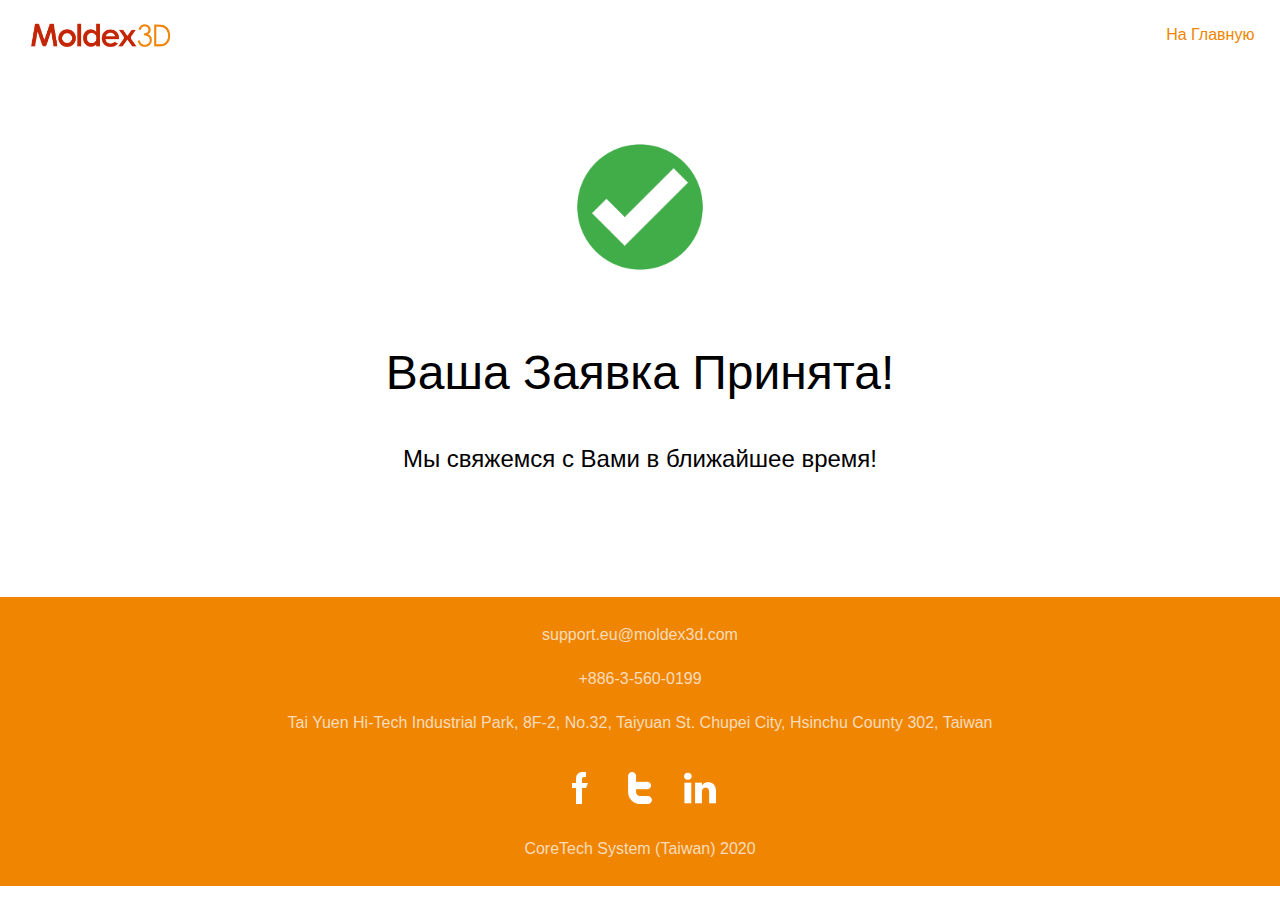
<file: thankpage/thankyou.html>
<!DOCTYPE html>
<html>
<head>
    <meta charset="utf-8" />
    <meta http-equiv="X-UA-Compatible" content="IE=edge">
    <title>Заявка отправлена</title>
    <meta name="viewport" content="width=device-width, initial-scale=1">
    <link rel="stylesheet" type="text/css" media="screen" href="../css/thankyou.css"/>
    <script src=""></script>
</head>
<body>
<header class="header">
        <div class="menu-container">
            <img src="../img/Moldex3D Logo.png" alt="Moldex3D" class="header-img">
            <nav class="header-menu">
                <ul class="header-menu-list list-decoration">
                    <li class="header-menu-list-item">
                        <a href="../index.html" class="menu-link link-decoration">На главную</a>
                    </li>
                </ul>
            </nav>
        </div>
</header>

<main class="section">
   <div class="section-img">
       <img src="../img/checkimg.png" alt="" class="img">
   </div>
    <h1 class="title">Ваша заявка принята!</h1>
    <h2 class="subtitle">Мы свяжемся с Вами в ближайшее время!</h2>
</main>

<footer class="footer">
        <adress class="contact container">
                <ul class="adress list-properties">
                    <li>support.eu@moldex3d.com</li>
                    <li> +886-3-560-0199</li>
                    <li>Tai Yuen Hi-Tech Industrial Park, 8F-2, No.32, Taiyuan St. Chupei City, Hsinchu County 302, Taiwan</li>
                </ul>
        </adress>
        <adress class="contact container">
                <ul class="social list-properties">
                    <li>
                        <a href="https://www.facebook.com/Moldex3D.Europe/" class="social-media social-media-facebook link-properties"><span class="social-media-text"> facebook</span></a>
                    </li>
                    <li>
                        <a href="https://twitter.com/moldex3deurope" class="social-media social-media-twitter link-properties"><span class="social-media-text">twitter</span></a>
                    </li>
                    <li>
                        <a href="https://www.linkedin.com/company/moldex3d-europe/" class="social-media social-media-linkedin link-properties"><span class="social-media-text">linkedin</span></a>
                    </li>
                </ul>
        </adress>
        <div class="contact container">
            <a href="#" class="copyrights link-properties">CoreTech System (Taiwan) 2020</a>
        </div>
    </footer>
</body>
</html>
</file>
<file: css/blog.css>
@media (min-width: 960px) {
    html {
        font-size: 16px;
    }

    .container {
        width: 70%;  
    }

    .img-container {
        justify-content: flex-start;
    }
 
}

@media (min-width: 361px) and (max-width: 959px) {
    html {
        font-size: 14px;
     }
     
     .container {
        width: 90%;  
    }

    .img-container {
        justify-content: center;
    }
}

@media (max-width: 360px) {
    html {
        font-size: 12px;
     }

     .container {
        width: 95%;  
    }

    .img-container {
        justify-content: center;
    }
}


body{
    padding: 0;
    margin: 0;
    font-family: Helvetica, Arial,  sans-serif;
    line-height: 1.5;
}

.header-img{
    height: 50px;
}

.list-decoration {
    list-style-type: none;
    padding: 0;
    margin: 0;
}

.link-decoration {
    text-decoration: none;
}

.menu-container{
    display: flex;
    box-sizing: border-box;
    width: 100%;
    justify-content: space-between;
    padding: 0 2%;
    margin-top: 10px;
}

.header-menu {
    align-self: center;
}
.header-menu-list-item {
    display: inline-block;
}

.header-menu-list-item:nth-child(n+2) {
    margin-left: 10px;;
}

.menu-link {
    text-transform: capitalize;
    color:#f08501;
}

.menu-link:hover {
    color: #f06501;
    border-bottom: 1px solid #f06501;
}

.title-container {
    background-image: url("../img/blog_background.jpg");
    background-repeat: no-repeat;
    background-size: cover;
    width: 100%;
    padding: 150px 0;
    position: relative;
}

.title-container::after{
    content:"";
    background-color: #000000;
    opacity: 0.6;
    position: absolute;
    top: 0;
    left: 0;
    right: 0;
    bottom: 0;
}

.title {
    color: #fff;
    font-size: 3rem;
    text-transform: capitalize;
    text-align: center;
    position: relative;
    z-index: 1;
}

.section {
    width: 80%;
    max-width: 960px;
    margin: 0 auto;
    padding-top: 35px;
}

.home-page-link {
    color: #f08501;
    text-decoration: none;
    text-transform: capitalize;
}

.home-page-link:hover {
    color: #f06501;
    border-bottom: 1px solid #f06501;
}

.promotion-img {
    width: 50%;
}


.figcaption {
    text-align: center;
    width: 150px;
}

.footer {
    background-color: #f08501;
    display: flex;
    flex-direction: column;
    align-items: center;
    margin-top: 50px;
    padding-bottom: 25px;
}

.contact{
   color:rgba(250, 250, 250, 0.75);
   text-align: center;
}

.list-properties{
    list-style: none;
    padding: 0;
}

.link-properties {
    text-decoration: none;
    color: rgba(250, 250, 250, 0.75);
}

.adress li{
    padding: 10px 0;
}

.social-media{
    width: 32px;
	height: 32px;
	padding: 30px;
	background-position: center;  
}

.social{
    display: flex;
    justify-content: center;
    padding-bottom: 20px;
}
.social-media-facebook{
    background-image: url(../img/facebook.png);
    background-repeat: no-repeat;
    background-size: 32px;
}

.social-media-twitter{
    background-image: url(../img/twitter.png);
    background-repeat: no-repeat;
    background-size: 32px;
}

.social-media-linkedin{
    background-image: url(../img/linkedin.png);
    background-repeat: no-repeat;
    background-size: 32px;
}

.social-media-text{
    position: absolute;
    width: 1px;
    height: 1px;
    clip: rect(1px, 1px, 1px, 1px);
}
</file>
<file: css/edesign-special.css>
@media (min-width: 960px) {
    html {
        font-size: 16px;
    }

    .container {
        width: 70%;  
    }

    .img-container {
        justify-content: flex-start;
    }
    
    .title, .subtitle {
        width: 60%;
        max-width: 600px;
    }
}

@media (min-width: 361px) and (max-width: 959px) {
    html {
        font-size: 14px;
     }
     
     .container {
        width: 90%;  
    }

    .img-container {
        justify-content: center;
    }

    .title, .subtitle {
        width: 70%;
        min-width: 350px;
    }
}

@media (max-width: 360px) {
    html {
        font-size: 14px;
     }

     .container {
        width: 95%;  
    }

    .img-container {
        justify-content: center;
    }

    .title, .subtitle {
        width: 90%;
    }

    .advantages-list {
        flex-direction: column;
    }
}


body{
    padding: 0;
    margin: 0;
    font-family: Helvetica, Arial,  sans-serif;
    line-height: 1.5;
}

.header-img{
    height: 50px;
}

.list-decoration {
    list-style-type: none;
    padding: 0;
    margin: 0;
}

.link-decoration {
    text-decoration: none;
}

.menu-container{
    display: flex;
    box-sizing: border-box;
    width: 100%;
    justify-content: space-between;
    padding: 0 2%;
    margin-top: 10px;
}

.header-menu {
    align-self: center;
}
.header-menu-list-item {
    display: inline-block;
}

.header-menu-list-item:nth-child(n+2) {
    margin-left: 10px;;
}

.menu-link {
    text-transform: capitalize;
    color:#f08501;
}

.menu-link:hover {
    color: #f06501;
    border-bottom: 1px solid #f06501;
}

.header-container {
    background-image: url("../img/free\ trial\ web-02.jpg");
    background-repeat: no-repeat;
    background-size: cover;
    width: 100%;
    padding: 50px 0;
    position: relative;
}
/*
.title-container::after{
    content:"";
    background-color: #000000;
    opacity: 0.6;
    position: absolute;
    top: 0;
    left: 0;
    right: 0;
    bottom: 0;
}
*/

.title-container {
padding: 0 5%;
}

.title {
    font-size: 2.5rem;
    position: relative;
    z-index: 1;
}

.subtitle {
    font-size: 2rem;
    text-transform: capitalize;
    font-weight: normal;
}

.button{
    background-color: #D21010;
    color: #fff;
    text-transform: capitalize;
    font-size: 1em;
    text-decoration: none;
    padding: 10px;

    border: none;
    padding: 10px 30px;
    margin: 0 auto;
}

.button:hover {
    background-color: #ad0e0e;
}

.section {
    width: 80%;
    max-width: 960px;
    margin: 0 auto;
    padding-top: 35px;
    padding-bottom: 35px;
}

.section-title{
    color: #D21010;
    font-size: 1.6em;
    font-weight: normal;
}

.section-subtitle{
    color: #000;
    text-align: center;
    font-size: 1rem;
    font-weight: 700;
}

.home-page-link {
    color: #f08501;
    text-decoration: none;
    text-transform: capitalize;
}

.home-page-link:hover {
    color: #f06501;
    border-bottom: 1px solid #f06501;
}

.advantages {
    display: flex;
    background-color: rgba(0, 0, 0, 0.04);
}

.advantages-list {
    display: flex;
    padding: 0;
    padding-top: 20px;
    list-style-type: none;
}

.advantage-img {
    width: 100%;
}

.advantage-text {
    text-align: center;
}

.form {
    display: flex;
    flex-direction: column;
    margin: 0 auto;
  }
  
 .field-group{
    display: flex;
    flex-direction: column;
  }
  
  .form-group{
    width: 100%;
    margin-bottom: 25px;
  }  
  
  .form-actions{
    display: flex;
    justify-content: space-between;
  }
  
  .field{
    box-sizing: border-box;
    height: 35px;
    width: 100%;
    padding: 0 15px;
    outline-color: #f08501;
  }




.figcaption {
    text-align: center;
    width: 150px;
}

.footer {
    background-color: #f08501;
    display: flex;
    flex-direction: column;
    align-items: center;
    margin-top: 50px;
    padding-bottom: 25px;
}

.contact{
   color:rgba(250, 250, 250, 0.75);
   text-align: center;
}

.list-properties{
    list-style: none;
    padding: 0;
}

.link-properties {
    text-decoration: none;
    color: rgba(250, 250, 250, 0.75);
}

.adress li{
    padding: 10px 0;
}

.social-media{
    width: 32px;
	height: 32px;
	padding: 30px;
	background-position: center;  
}

.social{
    display: flex;
    justify-content: center;
    padding-bottom: 20px;
}
.social-media-facebook{
    background-image: url(../img/facebook.png);
    background-repeat: no-repeat;
    background-size: 32px;
}

.social-media-twitter{
    background-image: url(../img/twitter.png);
    background-repeat: no-repeat;
    background-size: 32px;
}

.social-media-linkedin{
    background-image: url(../img/linkedin.png);
    background-repeat: no-repeat;
    background-size: 32px;
}

.social-media-text{
    position: absolute;
    width: 1px;
    height: 1px;
    clip: rect(1px, 1px, 1px, 1px);
}
</file>
<file: css/edesign.css>
@media (min-width: 960px) {
    html {
        font-size: 16px;
    }

    .container {
        width: 70%;  
    }

    .img-container {
        justify-content: flex-start;
    }
 
}

@media (min-width: 361px) and (max-width: 959px) {
    html {
        font-size: 14px;
     }
     
     .container {
        width: 90%;  
    }

    .img-container {
        justify-content: center;
    }
}

@media (max-width: 360px) {
    html {
        font-size: 12px;
     }

     .container {
        width: 95%;  
    }

    .img-container {
        justify-content: center;
    }
}


body{
    padding: 0;
    margin: 0;
    font-family: Helvetica, Arial,  sans-serif;
    line-height: 1.5;
}

.header-img{
    height: 50px;
}

.list-decoration {
    list-style-type: none;
    padding: 0;
    margin: 0;
}

.link-decoration {
    text-decoration: none;
}

.menu-container{
    display: flex;
    box-sizing: border-box;
    width: 100%;
    justify-content: space-between;
    padding: 0 2%;
    margin-top: 10px;
}

.header-menu {
    align-self: center;
}
.header-menu-list-item {
    display: inline-block;
}

.header-menu-list-item:nth-child(n+2) {
    margin-left: 10px;;
}

.menu-link {
    text-transform: capitalize;
    color:#f08501;
}

.menu-link:hover {
    color: #f06501;
    border-bottom: 1px solid #f06501;
}

.title-container {
    background-image: url("../img/packages/eDesign_background.jpg");
    background-repeat: no-repeat;
    background-size: cover;
    width: 100%;
    padding: 150px 0;
    position: relative;
}

.title-container::after{
    content:"";
    background-color: #000000;
    opacity: 0.6;
    position: absolute;
    top: 0;
    left: 0;
    right: 0;
    bottom: 0;
}

.title {
    color: #fff;
    font-size: 3rem;
    text-align: center;
    position: relative;
    z-index: 1;
}

.section {
    width: 80%;
    max-width: 960px;
    margin: 0 auto;
    padding-top: 35px;
}

.home-page-link {
    color: #f08501;
    text-decoration: none;
    text-transform: capitalize;
}

.home-page-link:hover {
    color: #f06501;
    border-bottom: 1px solid #f06501;
}

.subtitle{
    color: #D21010;
    font-size: 1.6rem;
    font-weight: normal;
}

 .content {
    padding-top: 35px;
}

.img-container {
    display: flex;
    flex-wrap: wrap;
    align-items: baseline;
}
.img-block{
    margin: 0;
    margin-right: 40px;
    margin-bottom: 40px;
}

.modules-img {
    width: 150px;
    margin: 0;
}

.figcaption {
    text-align: center;
    width: 150px;
}

.footer {
    background-color: #f08501;
    display: flex;
    flex-direction: column;
    align-items: center;
    margin-top: 50px;
    padding-bottom: 25px;
}

.contact{
   color:rgba(250, 250, 250, 0.75);
   text-align: center;
}

.list-properties{
    list-style: none;
    padding: 0;
}

.link-properties {
    text-decoration: none;
    color: rgba(250, 250, 250, 0.75);
}

.adress li{
    padding: 10px 0;
}

.social-media{
    width: 32px;
	height: 32px;
	padding: 30px;
	background-position: center;  
}

.social{
    display: flex;
    justify-content: center;
    padding-bottom: 20px;
}
.social-media-facebook{
    background-image: url(../img/facebook.png);
    background-repeat: no-repeat;
    background-size: 32px;
}

.social-media-twitter{
    background-image: url(../img/twitter.png);
    background-repeat: no-repeat;
    background-size: 32px;
}

.social-media-linkedin{
    background-image: url(../img/linkedin.png);
    background-repeat: no-repeat;
    background-size: 32px;
}

.social-media-text{
    position: absolute;
    width: 1px;
    height: 1px;
    clip: rect(1px, 1px, 1px, 1px);
}
</file>
<file: css/thankyou.css>
@media (min-width: 960px) {
    html {
        font-size: 16px;
    }

    .container {
        width: 70%;  
    }

    .img-container {
        justify-content: flex-start;
    }
 
}

@media (min-width: 361px) and (max-width: 959px) {
    html {
        font-size: 14px;
     }
     
     .container {
        width: 90%;  
    }

    .img-container {
        justify-content: center;
    }
}

@media (max-width: 360px) {
    html {
        font-size: 12px;
     }

     .container {
        width: 95%;  
    }

    .img-container {
        justify-content: center;
    }
}


body{
    padding: 0;
    margin: 0;
    font-family: Helvetica, Arial,  sans-serif;
    line-height: 1.5;
}

.header-img{
    height: 50px;
}

.list-decoration {
    list-style-type: none;
    padding: 0;
    margin: 0;
}

.link-decoration {
    text-decoration: none;
}

.menu-container{
    display: flex;
    box-sizing: border-box;
    width: 100%;
    justify-content: space-between;
    padding: 0 2%;
    margin-top: 10px;
}

.header-menu {
    align-self: center;
}
.header-menu-list-item {
    display: inline-block;
}

.header-menu-list-item:nth-child(n+2) {
    margin-left: 10px;;
}

.menu-link {
    text-transform: capitalize;
    color:#f08501;
}

.menu-link:hover {
    color: #f06501;
    border-bottom: 1px solid #f06501;
}

.title {
    color: #000;
    font-size: 3rem;
    font-weight: normal;
    text-transform: capitalize;
    text-align: center;
    position: relative;
    z-index: 1;
}

.subtitle {
    font-size: 1.5rem;
    font-weight: normal;
    text-align: center;
}

.section {
    width: 80%;
    max-width: 960px;
    margin: 0 auto;
    padding-top: 50px;
    padding-bottom: 50px;
}

.section-img {
    display: flex;
    justify-content: center;
}

.img {
    max-width: 150px;
}

.home-page-link {
    color: #f08501;
    text-decoration: none;
    text-transform: capitalize;
}

.home-page-link:hover {
    color: #f06501;
    border-bottom: 1px solid #f06501;
}

.promotion-img {
    width: 50%;
}


.figcaption {
    text-align: center;
    width: 150px;
}

.footer {
    background-color: #f08501;
    display: flex;
    flex-direction: column;
    align-items: center;
    margin-top: 50px;
    padding-bottom: 25px;
}

.contact{
   color:rgba(250, 250, 250, 0.75);
   text-align: center;
}

.list-properties{
    list-style: none;
    padding: 0;
}

.link-properties {
    text-decoration: none;
    color: rgba(250, 250, 250, 0.75);
}

.adress li{
    padding: 10px 0;
}

.social-media{
    width: 32px;
	height: 32px;
	padding: 30px;
	background-position: center;  
}

.social{
    display: flex;
    justify-content: center;
    padding-bottom: 20px;
}
.social-media-facebook{
    background-image: url(../img/facebook.png);
    background-repeat: no-repeat;
    background-size: 32px;
}

.social-media-twitter{
    background-image: url(../img/twitter.png);
    background-repeat: no-repeat;
    background-size: 32px;
}

.social-media-linkedin{
    background-image: url(../img/linkedin.png);
    background-repeat: no-repeat;
    background-size: 32px;
}

.social-media-text{
    position: absolute;
    width: 1px;
    height: 1px;
    clip: rect(1px, 1px, 1px, 1px);
}
</file>
